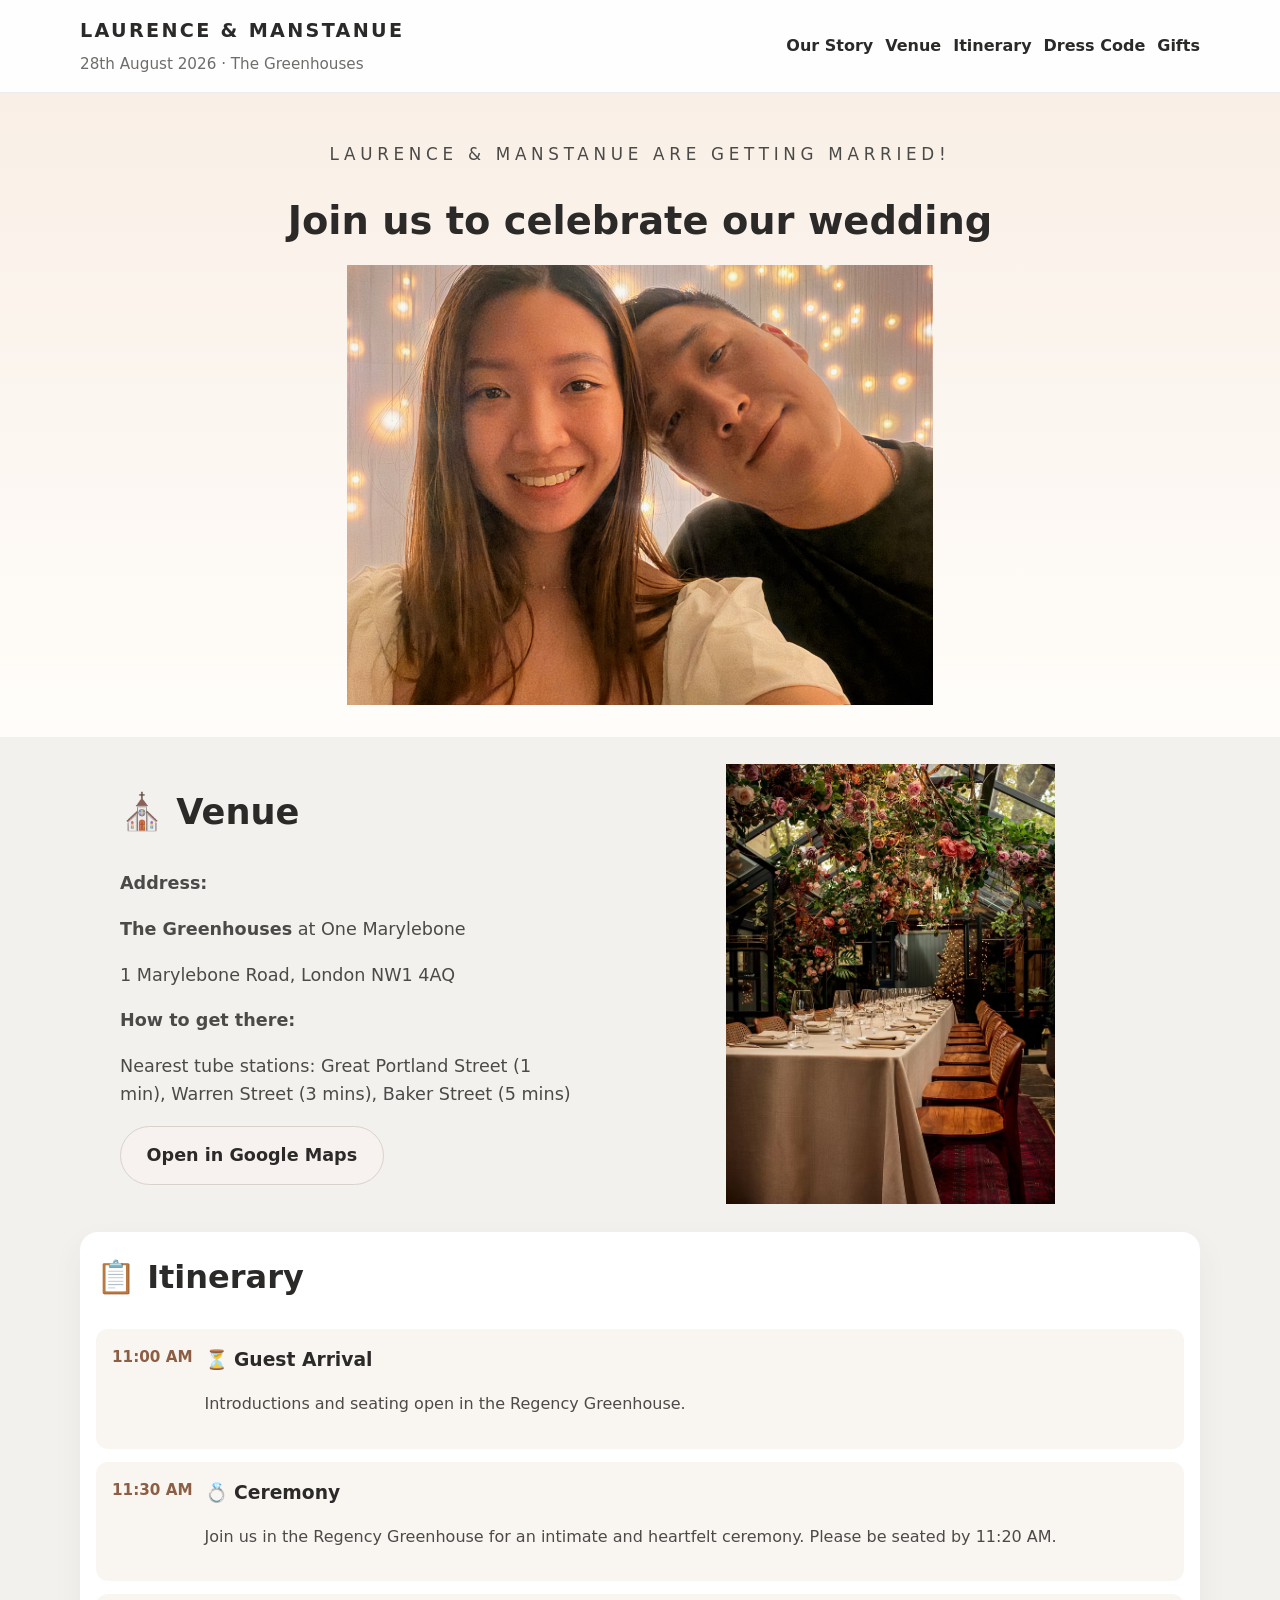
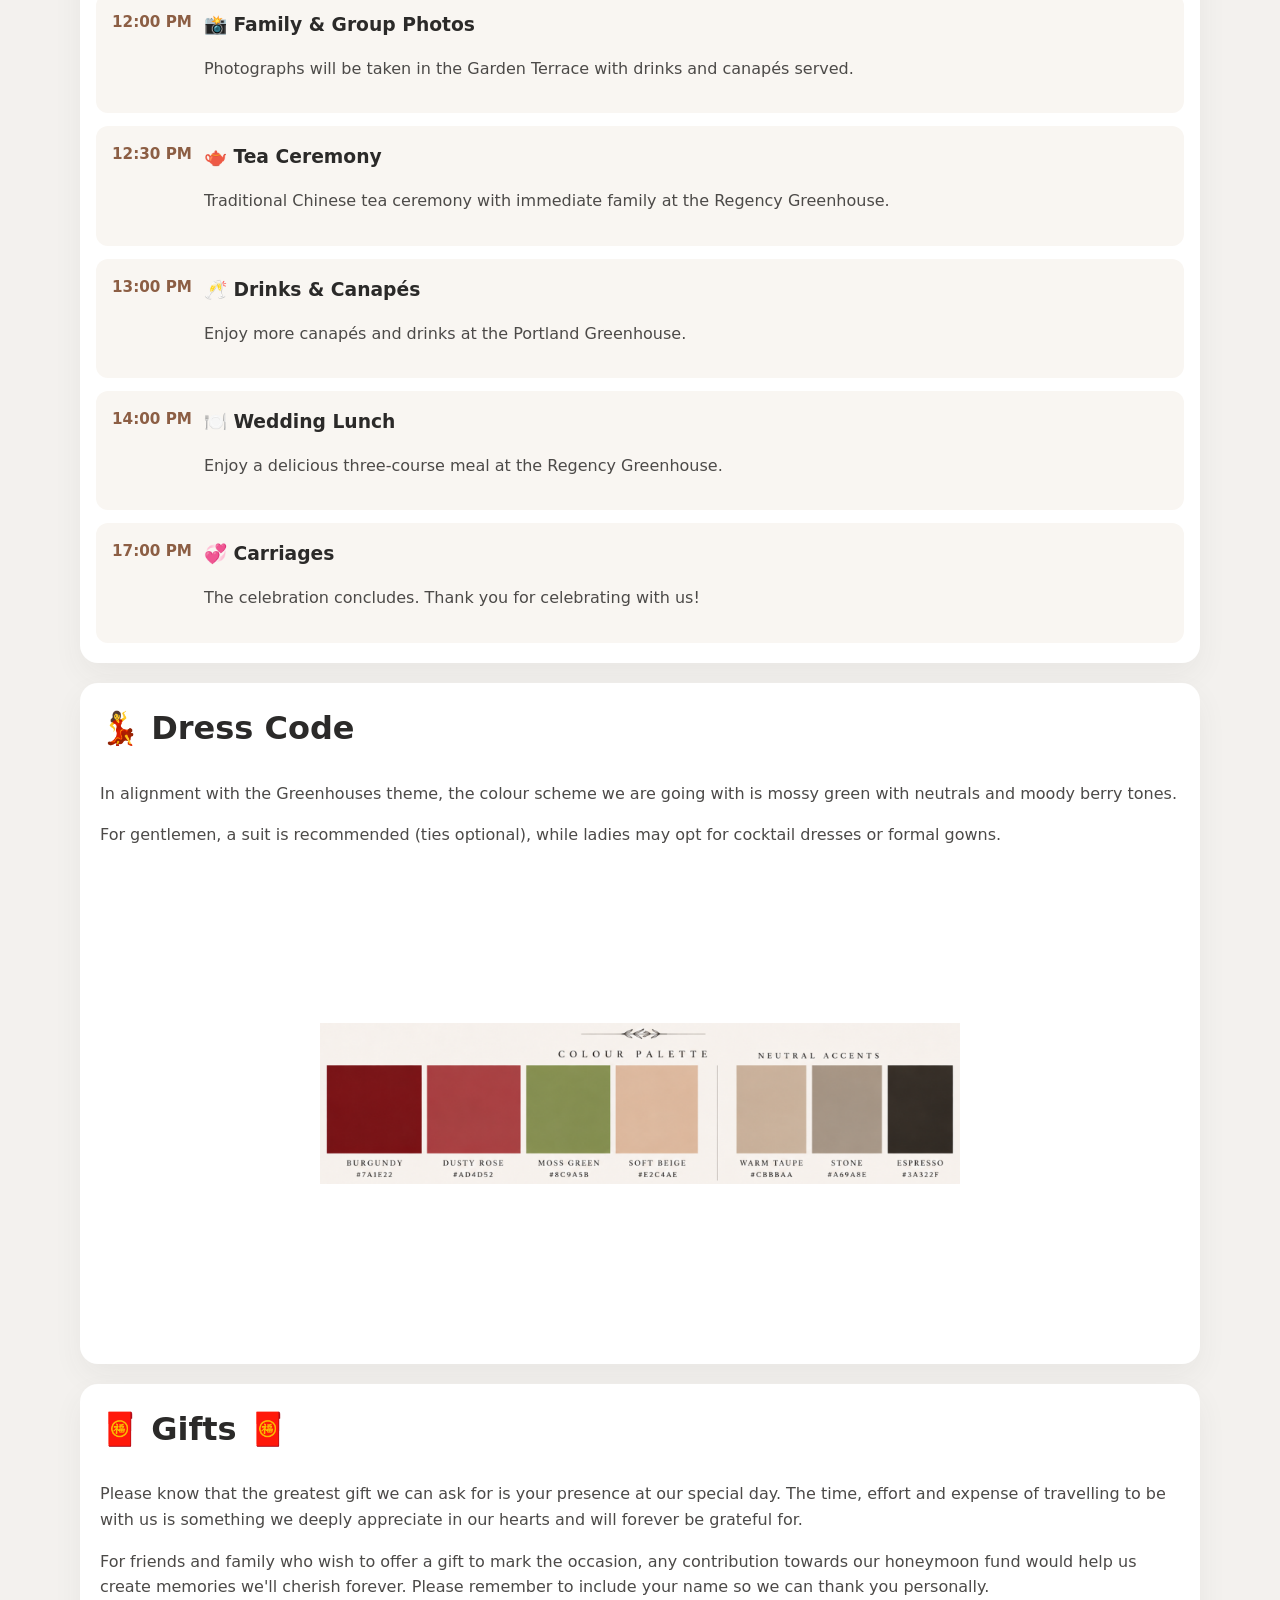
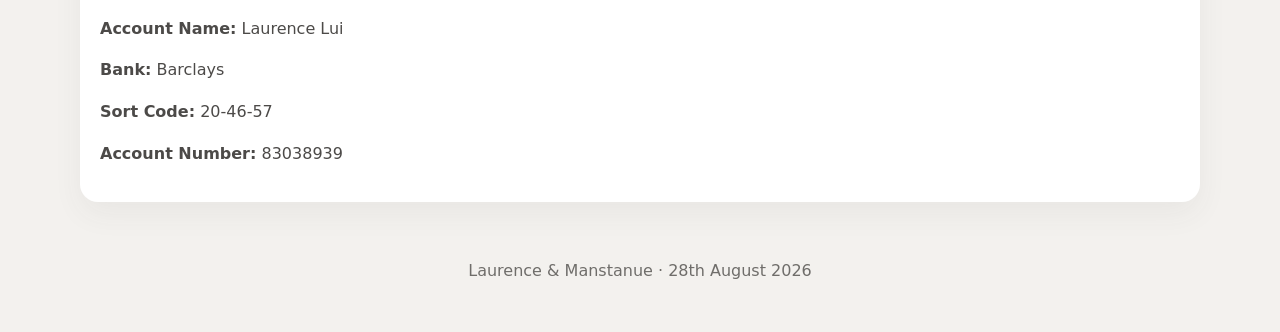
<file: index.html>
<!DOCTYPE html>
<html lang="en">
  <head>
    <meta charset="UTF-8" />
    <meta name="viewport" content="width=device-width, initial-scale=1.0" />
    <title>Wedding of Laurence & Manstanue</title>
    <link rel="stylesheet" href="styles.css" />
  </head>
  <body>
    <header class="site-header">
      <div class="container header-inner">
        <div class="brand">
          <h1>Laurence & Manstanue</h1>
          <p>28th August 2026 · The Greenhouses</p>
        </div>
        <nav class="site-nav" aria-label="Primary navigation">
          <a href="ourstory.html">Our Story</a>
          <a href="#venue">Venue</a>
          <a href="#itinerary">Itinerary</a>
          <a href="#travel">Dress Code</a>
          <a href="#gifts">Gifts</a>
        </nav>
        <button class="menu-toggle" aria-expanded="false" aria-controls="nav-list">Menu</button>
      </div>
    </header>

    <main>
      <section class="hero">
        <div class="container hero-content">
          <p class="eyebrow">Laurence & Manstanue are getting married!</p>
          <h2>Join us to celebrate our wedding</h2>
          <div class="hero-slider" aria-label="Hero slideshow">
            <div class="hero-slide active">
              <img src="wedding-photo.jpg" alt="Laurence and Manstanue" />
            </div>
            <div class="hero-slide">
              <img src="wedding-photo-2.jpg" alt="Laurence and Manstanue" />
            </div>
            <div class="hero-slide">
              <img src="wedding-photo-3.jpg" alt="Laurence and Manstanue" />
            </div>
            <div class="hero-slide">
              <img src="wedding-photo-4.jpg" alt="Laurence and Manstanue" />
            </div>
          </div>
        </div>
      </section>

      <section id="venue" class="section container split-section">
        <div>
          <h2>⛪️ Venue</h2>
          <p><Strong>Address:</Strong></p>
          <p><strong>The Greenhouses</strong> at One Marylebone</p>
          <p>1 Marylebone Road, London NW1 4AQ</p>
          <p><strong>How to get there:</strong></p>
          <p>Nearest tube stations: Great Portland Street (1 min), Warren Street (3 mins), Baker Street (5 mins)</p>
          <a class="secondary-button" href="https://maps.app.goo.gl/B8PJeeFyVKWs3QZZ9" target="_blank" rel="noreferrer">Open in Google Maps</a>
        </div>
        <div class="venue-slider" aria-label="Venue photo slideshow">
          <div class="venue-slide active">
            <img src="venue-1.jpg" alt="The Greenhouses venue photo 1" />
          </div>
          <div class="venue-slide">
            <img src="venue-2.jpg" alt="The Greenhouses venue photo 2" />
          </div>
          <div class="venue-slide">
            <img src="venue-3.jpg" alt="The Greenhouses venue photo 3" />
          </div>
        </div>
      </section>

      <section id="itinerary" class="section container section-card">
        <h2>📋 Itinerary</h2>
        <div class="timeline">
          <article class="timeline-item">
            <span class="timeline-time">11:00 AM</span>
            <div>
              <h3>⏳ Guest Arrival</h3>
              <p>Introductions and seating open in the Regency Greenhouse.</p>
            </div>
          </article>
          <article class="timeline-item">
            <span class="timeline-time">11:30 AM</span>
            <div>
              <h3>💍 Ceremony</h3>
              <p>Join us in the Regency Greenhouse for an intimate and heartfelt ceremony. Please be seated by 11:20 AM.</p>
            </div>
          </article>
          <article class="timeline-item">
            <span class="timeline-time">12:00 PM</span>
            <div>
              <h3>📸 Family & Group Photos</h3>
              <p>Photographs will be taken in the Garden Terrace with drinks and canapés served.</p>
            </div>
          </article>
          <article class="timeline-item">
            <span class="timeline-time">12:30 PM</span>
            <div>
              <h3>🫖 Tea Ceremony</h3>
              <p>Traditional Chinese tea ceremony with immediate family at the Regency Greenhouse.</p>
            </div>
          </article>
          <article class="timeline-item">
            <span class="timeline-time">13:00 PM</span>
            <div>
              <h3>🥂 Drinks & Canapés</h3>
              <p>Enjoy more canapés and drinks at the Portland Greenhouse.</p>
            </div>
          </article>
          <article class="timeline-item">
            <span class="timeline-time">14:00 PM</span>
            <div>
              <h3>🍽️ Wedding Lunch</h3>
              <p>Enjoy a delicious three-course meal at the Regency Greenhouse.</p>
            </div>
          </article>
            <article class="timeline-item">
            <span class="timeline-time">17:00 PM</span>
            <div>
              <h3>💞 Carriages</h3>
              <p>The celebration concludes. Thank you for celebrating with us!</p>
            </div>
          </article>
        </div>
      </section>

      <section id="travel" class="section container section-card">
        <h2>💃 Dress Code</h2>
        <p>In alignment with the Greenhouses theme, the colour scheme we are going with is mossy green with neutrals and moody berry tones.</p>
        <p>For gentlemen, a suit is recommended (ties optional), while ladies may opt for cocktail dresses or formal gowns.</p>
        <div class="dress-code-image"></div>
      </section>

      <section id="contact" class="section container section-card">
        <h2>🧧 Gifts 🧧</h2>
        <p>Please know that the greatest gift we can ask for is your presence at our special day. The time, effort and expense of travelling to be with us is something we deeply appreciate in our hearts and will forever be grateful for.</p>
        <p>For friends and family who wish to offer a gift to mark the occasion, any contribution towards our honeymoon fund would help us create memories we'll cherish forever. Please remember to include your name so we can thank you personally.</p>
        <p><strong>Account Name:</strong> Laurence Lui</p>
        <p><strong>Bank:</strong> Barclays</p>
        <p><strong>Sort Code:</strong> 20-46-57</p>
        <p><strong>Account Number:</strong> 83038939</p>
      </section>
    </main>

    <footer class="site-footer container">
      <p>Laurence & Manstanue · 28th August 2026</p>
    </footer>

    <script src="script.js"></script>
  </body>
</html>
</file>
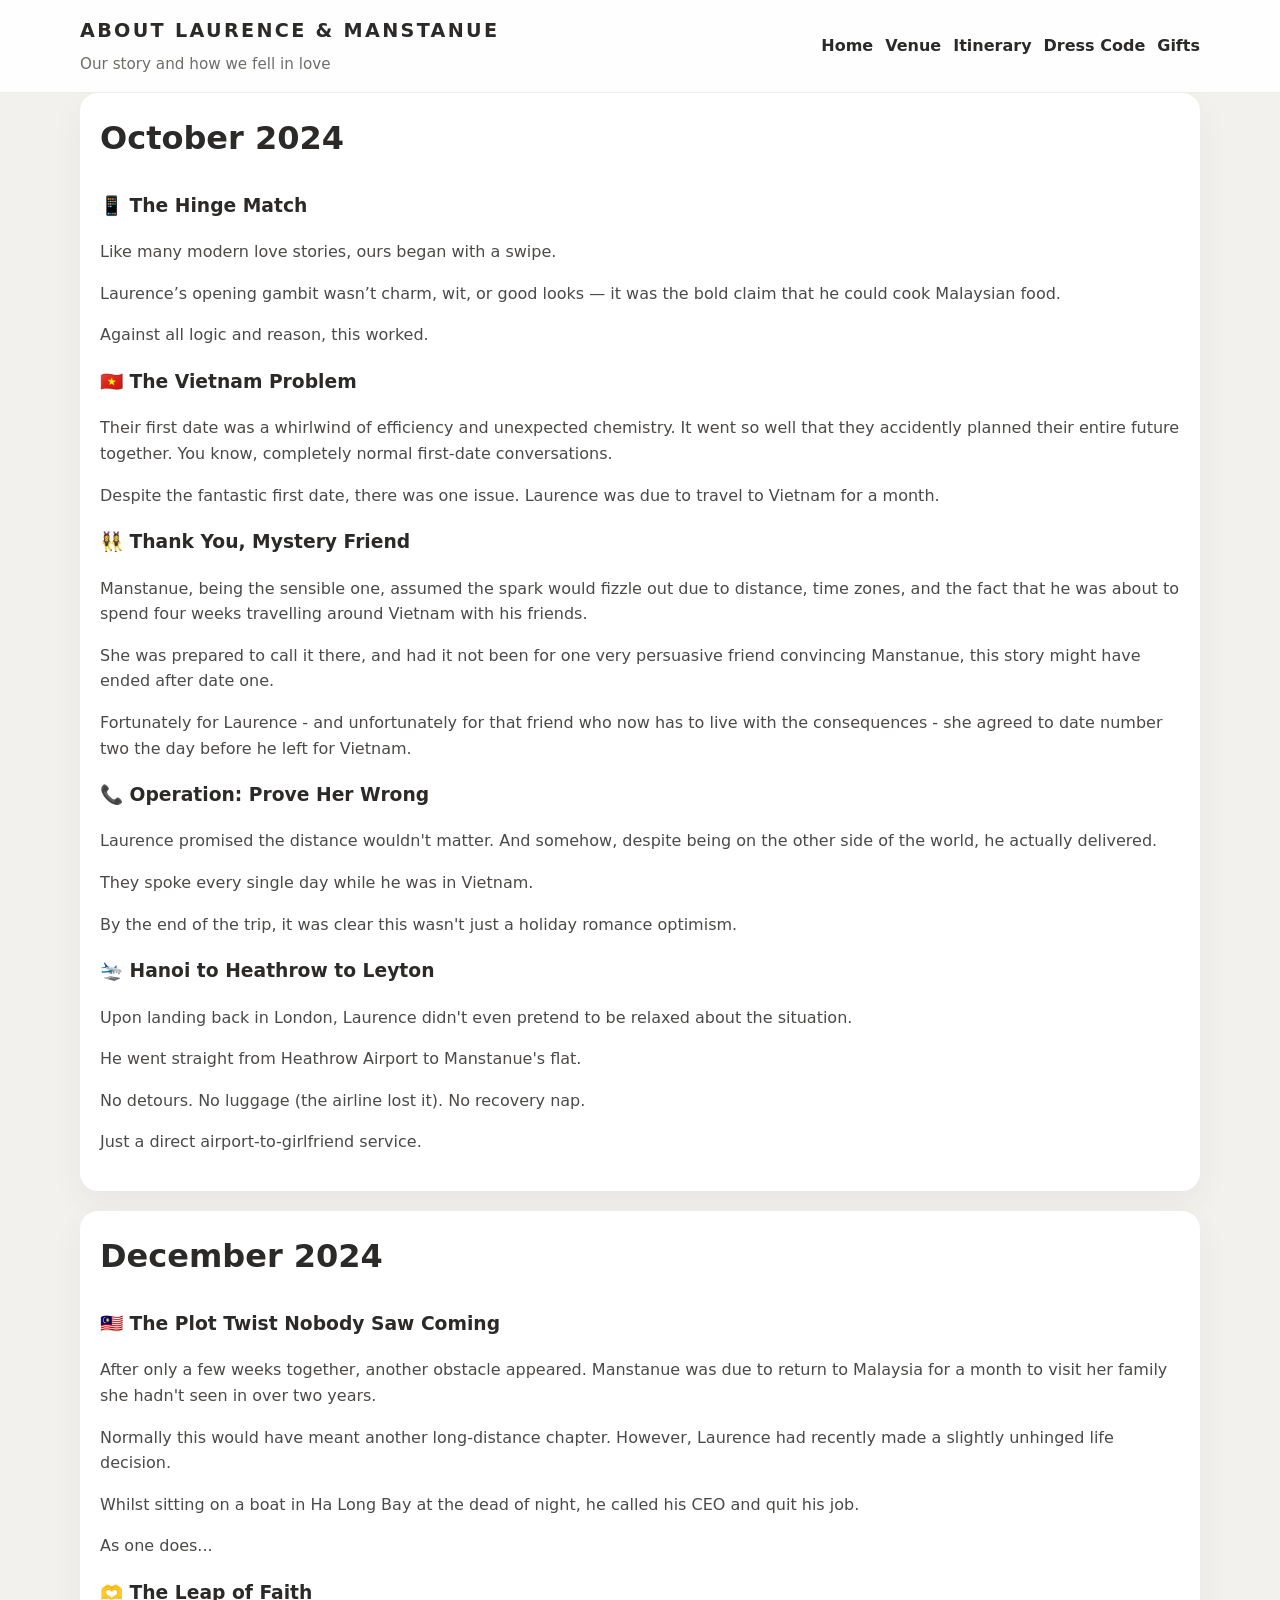
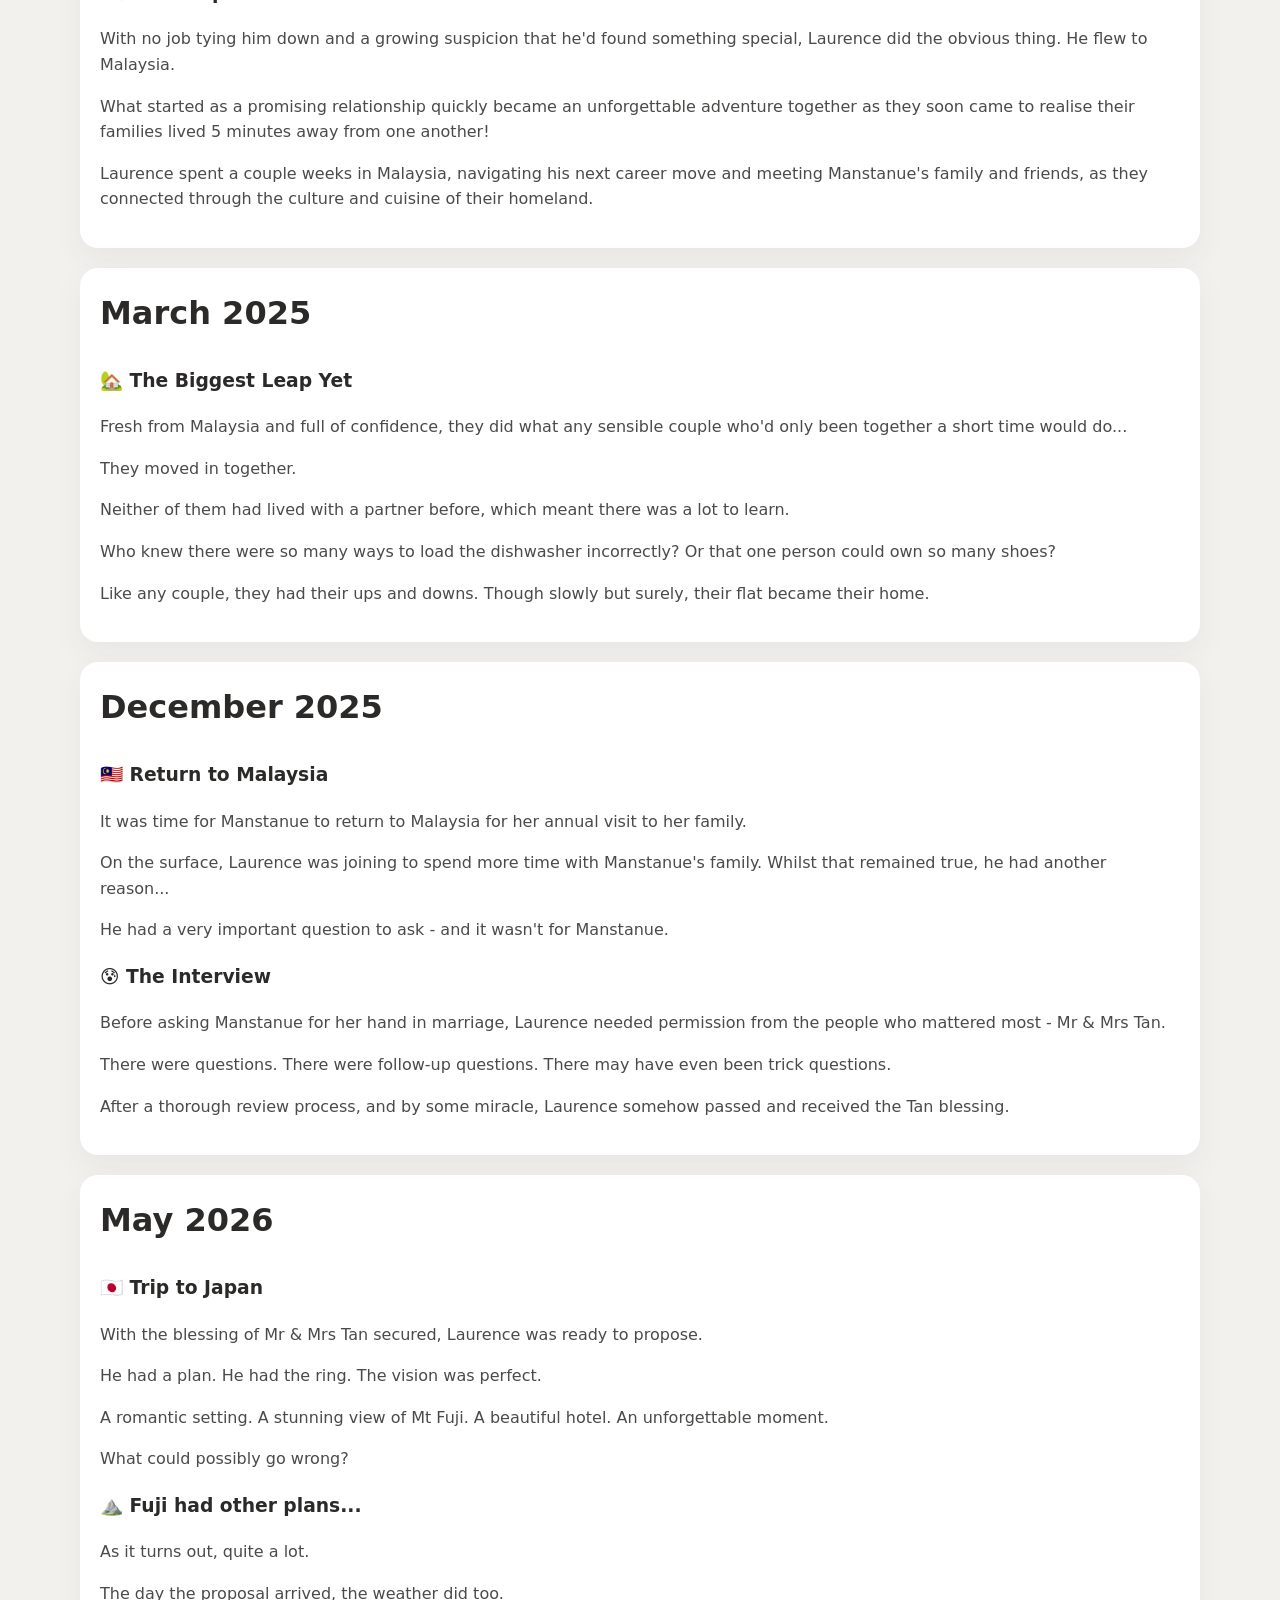
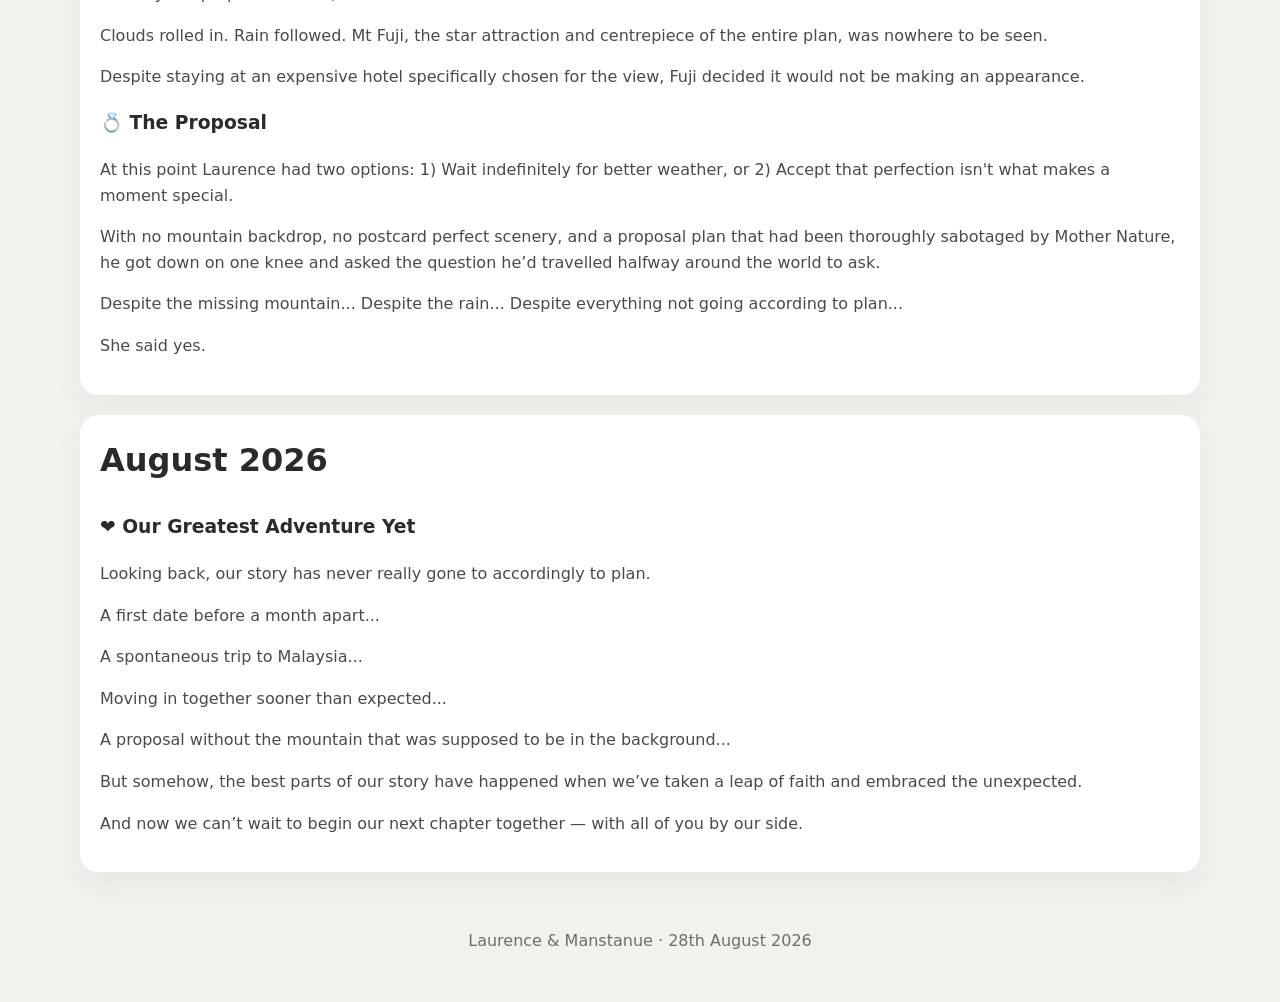
<file: ourstory.html>
<!DOCTYPE html>
<html lang="en">
  <head>
    <meta charset="UTF-8" />
    <meta name="viewport" content="width=device-width, initial-scale=1.0" />
    <title>Our Story — Laurence & Manstanue</title>
    <link rel="stylesheet" href="styles.css" />
  </head>
  <body>
    <header class="site-header">
      <div class="container header-inner">
        <div class="brand">
          <h1>About Laurence & Manstanue</h1>
          <p>Our story and how we fell in love</p>
        </div>
        <nav class="site-nav" aria-label="Primary navigation">
          <a href="index.html">Home</a>
          <a href="index.html#venue">Venue</a>
          <a href="index.html#itinerary">Itinerary</a>
          <a href="index.html#travel">Dress Code</a>
          <a href="index.html#contact">Gifts</a>
        </nav>
      </div>
    </header>

    <main>
      <section class="section container section-card">
        <h2>October 2024</h2>
        <h3>📱 The Hinge Match</h3>
        <p>Like many modern love stories, ours began with a swipe.</p>
        <p>Laurence’s opening gambit wasn’t charm, wit, or good looks — it was the bold claim that he could cook Malaysian food.</p>
        <p>Against all logic and reason, this worked.</p>

        <h3>🇻🇳 The Vietnam Problem</h3>
        <p>Their first date was a whirlwind of efficiency and unexpected chemistry. It went so well that they accidently planned their entire future together. You know, completely normal first-date conversations.</p>
        <p>Despite the fantastic first date, there was one issue. Laurence was due to travel to Vietnam for a month.</p>
        
        <h3>👯‍♀️ Thank You, Mystery Friend</h3>
        <p>Manstanue, being the sensible one, assumed the spark would fizzle out due to distance, time zones, and the fact that he was about to spend four weeks travelling around Vietnam with his friends.</p>
        <p>She was prepared to call it there, and had it not been for one very persuasive friend convincing Manstanue, this story might have ended after date one.</p>
        <p>Fortunately for Laurence - and unfortunately for that friend who now has to live with the consequences - she agreed to date number two the day before he left for Vietnam.</p>

        <h3>📞 Operation: Prove Her Wrong</h3>
        <p>Laurence promised the distance wouldn't matter. And somehow, despite being on the other side of the world, he actually delivered.</p>
        <p>They spoke every single day while he was in Vietnam.</p>
        <p>By the end of the trip, it was clear this wasn't just a holiday romance optimism.</p>

        <h3>🛬 Hanoi to Heathrow to Leyton</h3>
        <p>Upon landing back in London, Laurence didn't even pretend to be relaxed about the situation.</p>
        <p>He went straight from Heathrow Airport to Manstanue's flat.</p>
        <p>No detours. No luggage (the airline lost it). No recovery nap.</p>
        <p>Just a direct airport-to-girlfriend service.</p>
      </section>

      <section class="section container section-card">
        <h2>December 2024</h2>
        <h3>🇲🇾 The Plot Twist Nobody Saw Coming</h3>
        <p>After only a few weeks together, another obstacle appeared. Manstanue was due to return to Malaysia for a month to visit her family she hadn't seen in over two years.</p>
        <p>Normally this would have meant another long-distance chapter. However, Laurence had recently made a slightly unhinged life decision.</p>
        <p>Whilst sitting on a boat in Ha Long Bay at the dead of night, he called his CEO and quit his job.</p>
        <p>As one does...</p>

        <h3>🫶 The Leap of Faith</h3>
        <p>With no job tying him down and a growing suspicion that he'd found something special, Laurence did the obvious thing. He flew to Malaysia.</p>
        <p>What started as a promising relationship quickly became an unforgettable adventure together as they soon came to realise their families lived 5 minutes away from one another!</p>
        <p>Laurence spent a couple weeks in Malaysia, navigating his next career move and meeting Manstanue's family and friends, as they connected through the culture and cuisine of their homeland.</p>
      </section>

      <section class="section container section-card">
        <h2>March 2025</h2>
        <h3>🏡 The Biggest Leap Yet</h3>
        <p>Fresh from Malaysia and full of confidence, they did what any sensible couple who'd only been together a short time would do...</p>
        <p>They moved in together.</p>
        <p>Neither of them had lived with a partner before, which meant there was a lot to learn.</p>
        <p>Who knew there were so many ways to load the dishwasher incorrectly? Or that one person could own so many shoes?</p>
        <p>Like any couple, they had their ups and downs. Though slowly but surely, their flat became their home.</p>
      </section>

      <section class="section container section-card">
        <h2>December 2025</h2>
        <h3>🇲🇾 Return to Malaysia</h3>
        <p>It was time for Manstanue to return to Malaysia for her annual visit to her family.</p>
        <p>On the surface, Laurence was joining to spend more time with Manstanue's family. Whilst that remained true, he had another reason...</p>
        <p>He had a very important question to ask - and it wasn't for Manstanue.</p>
      
        <h3>😰 The Interview</h3>
        <p>Before asking Manstanue for her hand in marriage, Laurence needed permission from the people who mattered most - Mr & Mrs Tan.</p>
        <p>There were questions. There were follow-up questions. There may have even been trick questions.</p>
        <p>After a thorough review process, and by some miracle, Laurence somehow passed and received the Tan blessing.</p>
      </section>

       <section class="section container section-card">
        <h2>May 2026</h2>
        <h3>🇯🇵 Trip to Japan</h3>
        <p>With the blessing of Mr & Mrs Tan secured, Laurence was ready to propose.</p>
        <p>He had a plan. He had the ring. The vision was perfect.</p>
        <p>A romantic setting. A stunning view of Mt Fuji. A beautiful hotel. An unforgettable moment.</p>
        <p>What could possibly go wrong?</p>

        <h3>⛰️ Fuji had other plans...</h3>
        <p>As it turns out, quite a lot.</p>
        <p>The day the proposal arrived, the weather did too.</p>
        <p>Clouds rolled in. Rain followed. Mt Fuji, the star attraction and centrepiece of the entire plan, was nowhere to be seen.</p>
        <p>Despite staying at an expensive hotel specifically chosen for the view, Fuji decided it would not be making an appearance.</p>
      
        <h3>💍 The Proposal</h3>
        <p>At this point Laurence had two options: 1) Wait indefinitely for better weather, or 2) Accept that perfection isn't what makes a moment special.</p>
        <p>With no mountain backdrop, no postcard perfect scenery, and a proposal plan that had been thoroughly sabotaged by Mother Nature, he got down on one knee and asked the question he’d travelled halfway around the world to ask.</p>
        <p>Despite the missing mountain... Despite the rain... Despite everything not going according to plan...</p>
        <p>She said yes.</p>
      </section>

      <section class="section container section-card">
        <h2>August 2026</h2>
        <h3>❤️ Our Greatest Adventure Yet</h3>
        <p>Looking back, our story has never really gone to accordingly to plan.</p>
        <p>A first date before a month apart...</p>
        <p>A spontaneous trip to Malaysia...</p>
        <p>Moving in together sooner than expected...</p>
        <p>A proposal without the mountain that was supposed to be in the background...</p>
        <p>But somehow, the best parts of our story have happened when we’ve taken a leap of faith and embraced the unexpected.</p>
        <p>And now we can’t wait to begin our next chapter together — with all of you by our side.</p>
      </section>
    </main>

    <footer class="site-footer container">
      <p>Laurence & Manstanue · 28th August 2026</p>
    </footer>
  </body>
</html>
</file>
<file: styles.css>
:root {
  color-scheme: light;
  font-family: Inter, system-ui, -apple-system, BlinkMacSystemFont, "Segoe UI", sans-serif;
  background: #f3f1ee;
  color: #2b2a29;
  font-size: 16px;
  line-height: 1.6;
}

* {
  box-sizing: border-box;
}

html {
  scroll-behavior: smooth;
}

body {
  margin: 0;
  min-height: 100vh;
}

img,
video,
iframe,
svg {
  display: block;
  max-width: 100%;
}

.container {
  width: min(1120px, calc(100% - 2rem));
  margin: 0 auto;
}

.site-header {
  background: rgba(255, 255, 255, 0.92);
  position: sticky;
  top: 0;
  z-index: 10;
  border-bottom: 1px solid rgba(43, 42, 41, 0.08);
}

.header-inner {
  display: flex;
  align-items: center;
  justify-content: space-between;
  gap: 1rem;
  padding: 1rem 0;
}

.brand h1 {
  margin: 0;
  font-size: 1.2rem;
  letter-spacing: 0.12em;
  text-transform: uppercase;
}

.brand p {
  margin: 0.3rem 0 0;
  color: #6f6d6a;
  font-size: 0.95rem;
}

.site-nav {
  display: flex;
  flex-wrap: wrap;
  gap: 0.75rem;
}

.site-nav a {
  color: #2b2a29;
  text-decoration: none;
  font-weight: 600;
}

.menu-toggle {
  display: none;
  border: 1px solid #c8c4bf;
  background: white;
  color: #2b2a29;
  padding: 0.75rem 1rem;
  border-radius: 999px;
  cursor: pointer;
}

.hero {
  background: linear-gradient(180deg, #f9efe6 0%, #fffdfa 100%);
  padding: 3rem 0 2rem;
}

.hero-content {
  text-align: center;
  max-width: 840px;
  margin: 0 auto;
}

.eyebrow {
  margin: 0 0 1rem;
  letter-spacing: 0.28em;
  text-transform: uppercase;
  font-size: 0.85rem;
  color: #9d8b7a;
}

.hero-content h2 {
  margin: 0 0 1rem;
  font-size: clamp(2rem, 3vw, 3rem);
  line-height: 1.08;
}

.hero-placeholder {
  margin: 1rem auto 0;
  max-width: 760px;
  overflow: hidden;
  border-radius: 20px;
  box-shadow: 0 18px 30px rgba(43, 42, 41, 0.10);
}

.hero-placeholder img {
  width: 100%;
  height: auto;
  display: block;
}

.hero-content p {
  margin: 0 0 2rem;
  color: #4c4a48;
  font-size: 1.05rem;
}

.primary-button,
.secondary-button {
  display: inline-flex;
  align-items: center;
  justify-content: center;
  border-radius: 999px;
  font-weight: 700;
  padding: 0.9rem 1.6rem;
  text-decoration: none;
}

.primary-button {
  background: #8c5e44;
  color: white;
}

.secondary-button {
  background: #f7f2ef;
  color: #2b2a29;
  border: 1px solid #d9d2ca;
}

 .section {
  padding: 0.7rem 0;
}

.section-card {
  background: white;
  border-radius: 18px;
  padding: 1.25rem;
  box-shadow: 0 12px 30px rgba(74, 72, 70, 0.06);
  margin-bottom: 1.25rem;
}

.section-card h2,
.split-section h2 {
  margin-top: 0;
  font-size: 2rem;
}

.section-card p,
.split-section p {
  color: #4c4a48;
}

.split-section {
  display: grid;
  grid-template-columns: 1fr 1fr;
  gap: 1.25rem;
  align-items: center;
}

#venue.split-section {
  grid-template-columns: 0.9fr 1.1fr;
}

#venue.split-section > div:first-child {
  padding-left: 1.5rem;
  font-size: 1.1rem;
}

#venue.split-section > div:first-child h2 {
  font-size: 2.2rem;
}

#travel.section-card,
#contact.section-card {
  padding: 1.25rem;
  max-width: 100%;
  margin: 0 auto 1.25rem;
}

#travel.section-card > .dress-code-image,
#contact.section-card > .travel-image {
  width: min(100%, 640px);
  margin: 1rem auto 0;
  min-height: 300px;
  aspect-ratio: 4 / 3;
}

#venue,
#itinerary {
  padding-left: 1rem;
  padding-right: 1rem;
}

.split-section.reverse {
  direction: rtl;
}

.split-section.reverse > * {
  direction: ltr;
}

.venue-image,
.venue-slider {
  min-height: 380px;
  border-radius: 18px;
  background-size: cover;
  background-position: center;
}

.travel-image {
  min-height: 420px;
  background-image: url('gift-photo.jpg');
  background-size: contain;
  background-repeat: no-repeat;
  background-position: center;
  display: flex;
  align-items: center;
  justify-content: center;
}

.hero-slider,
.venue-slider {
  overflow: hidden;
  position: relative;
}

.hero-slider {
  max-width: 840px;
  width: min(100%, 840px);
  height: 440px;
  margin: 1.5rem auto 0;
}

.venue-slider {
  max-width: 840px;
  width: min(100%, 840px);
  height: 440px;
  margin: 1rem auto;
}

.hero-slide,
.venue-slide {
  position: absolute;
  inset: 0;
  opacity: 0;
  transition: opacity 0.6s ease;
  display: flex;
  align-items: center;
  justify-content: center;
}

.hero-slide.active,
.venue-slide.active {
  opacity: 1;
}

.hero-slide img,
.venue-slide img {
  max-width: 100%;
  max-height: 100%;
  width: auto;
  height: auto;
  object-fit: contain;
  display: block;
}
.dress-code-image {
  min-height: 360px;
  background-image: url('dress-code.jpg');
  background-size: contain;
  background-repeat: no-repeat;
  background-position: center;
  display: flex;
  align-items: center;
  justify-content: center;
}
.venue-image {
  background-image: url('venue-photo.jpg');
}



.timeline {
  display: grid;
  gap: 0.8rem;
}

.timeline-item {
  display: grid;
  grid-template-columns: auto 1fr;
  gap: 0.75rem;
  padding: 1rem;
  background: #f9f6f2;
  border-radius: 12px;
}

.timeline-time {
  font-weight: 800;
  color: #8c5e44;
  font-size: 0.95rem;
}

.timeline-item h3 {
  margin: 0 0 0.5rem;
}

.contact-section {
  text-align: center;
}

.contact-section a {
  color: #8c5e44;
  text-decoration: none;
  font-weight: 700;
}

.site-footer {
  padding: 1.25rem 0 2rem;
  color: #6f6d6a;
  text-align: center;
}

@media (max-width: 900px) {
  .split-section,
  .section-card {
    grid-template-columns: 1fr;
  }

  .split-section.reverse {
    direction: ltr;
  }
}

@media (max-width: 720px) {
  .header-inner {
    flex-direction: column;
    align-items: flex-start;
  }

  .site-nav {
    display: none;
    flex-direction: column;
    width: 100%;
    padding-top: 1rem;
  }

  .site-nav.show {
    display: flex;
  }

  .menu-toggle {
    display: inline-flex;
  }

  .hero {
    padding: 4rem 0 3rem;
  }

  .hero-content h2 {
    font-size: 2.5rem;
  }

  #travel.split-section {
    gap: 0.75rem;
    padding: 1.5rem;
  }

  .dress-code-image {
    min-height: 280px;
  }
}
</file>
